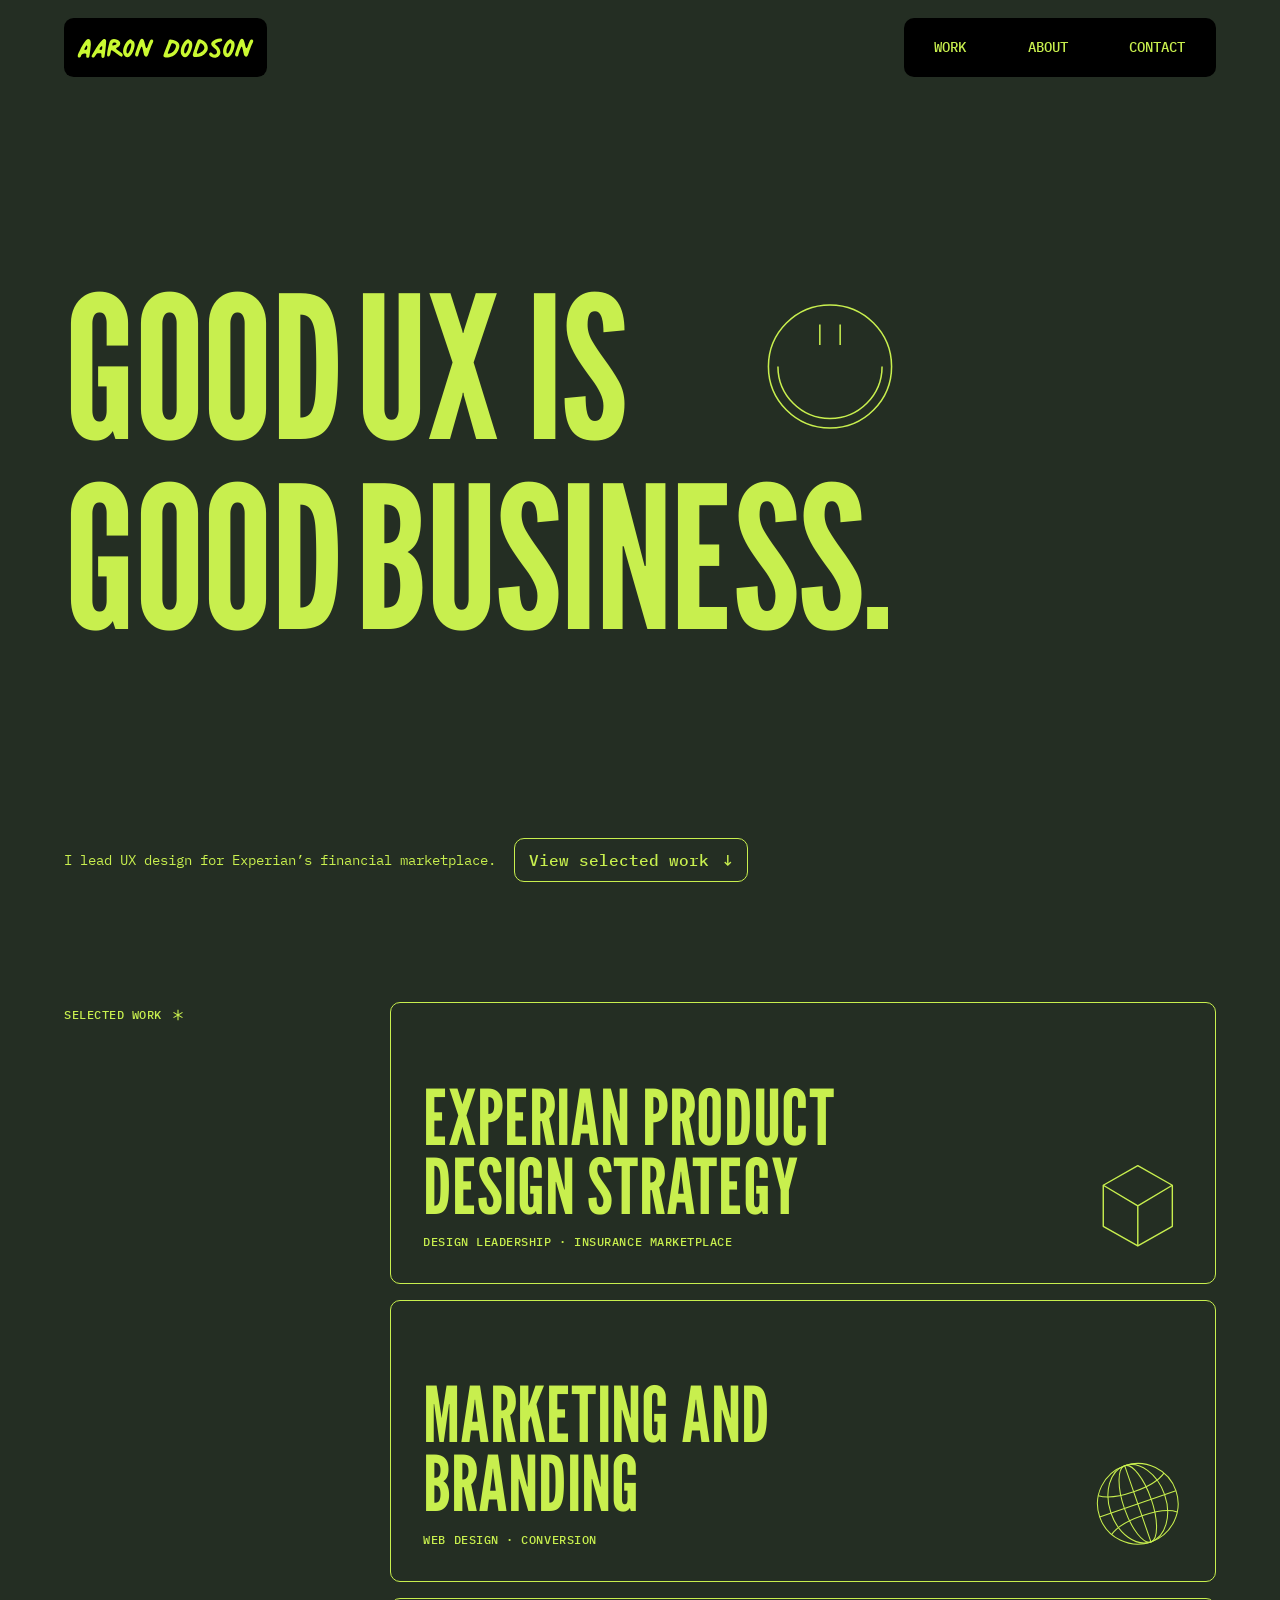
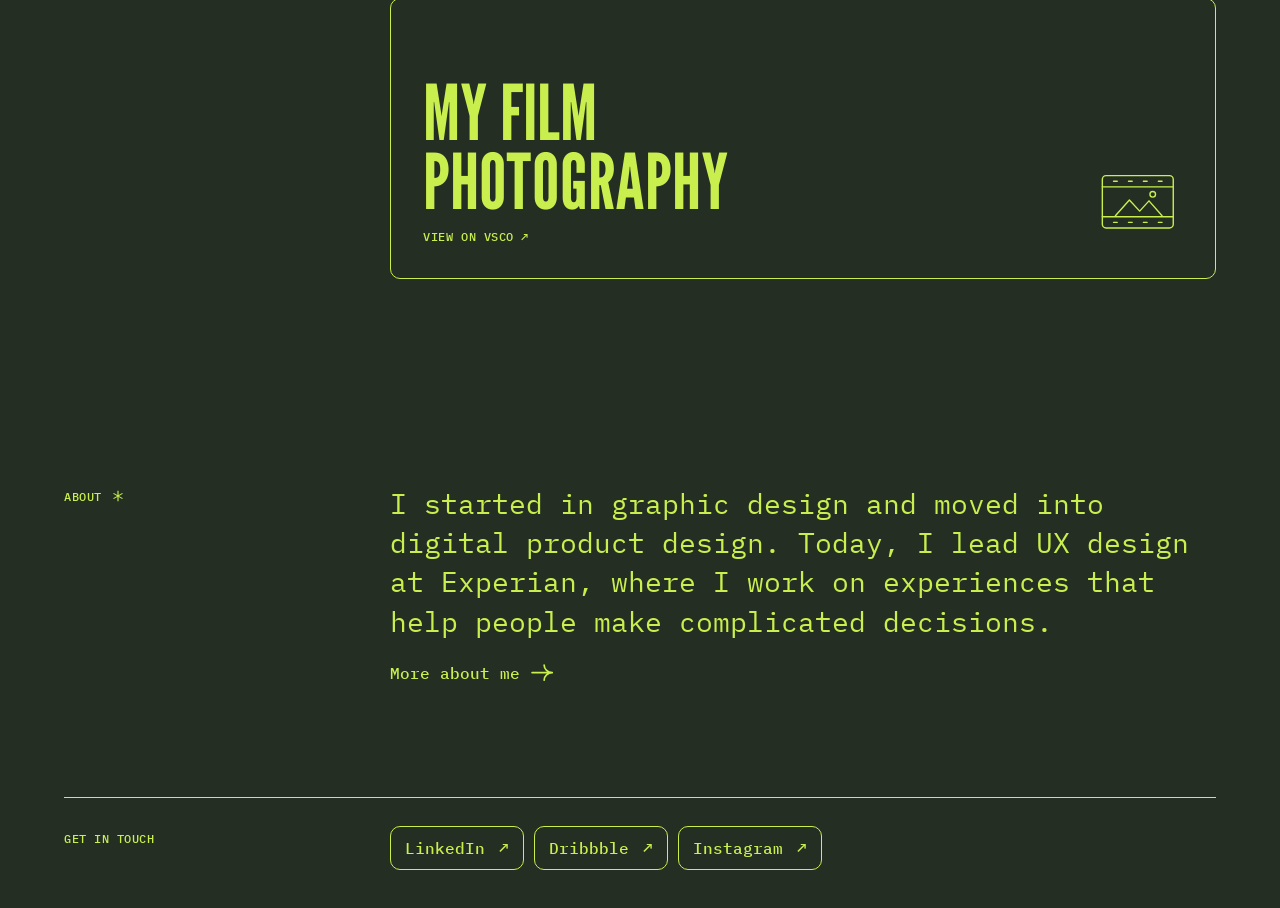
<file: index.html>
<!doctype html>
<html lang="en">
<head>
  <meta charset="utf-8">
  <meta name="viewport" content="width=device-width, initial-scale=1">
  <meta name="description" content="Aaron Dodson leads UX design for Experian’s financial marketplace. Explore selected work in product and web design.">
  <title>Aaron Dodson — Design Leadership</title>
  <meta property="og:type" content="website">
  <meta property="og:site_name" content="Aaron Dodson">
  <meta property="og:title" content="Aaron Dodson — Design Leadership">
  <meta property="og:description" content="Aaron Dodson leads UX design for Experian’s financial marketplace. Explore selected work in product and web design.">
  <meta property="og:url" content="https://aarondodson.com/">
  <meta property="og:image" content="https://aarondodson.com/images/aaron-portrait.jpg">
  <meta property="og:image:width" content="900">
  <meta property="og:image:height" content="1200">
  <meta property="og:image:alt" content="Black-and-white portrait of Aaron Dodson">
  <meta name="twitter:card" content="summary">
  <link rel="stylesheet" href="https://fonts.googleapis.com/css2?family=IBM+Plex+Mono:wght@400;500&amp;family=League+Gothic&amp;display=swap">
  <link rel="stylesheet" href="styles.css?v=interaction-polish">
</head>
<body id="top">
  <a class="skip-link" href="#main-content">Skip to content</a>
  <div class="page">
    <main>
      <div class="first-screen">
        <header class="site-header">
          <a class="site-logo" href="#top"><img src="ajd-logo.svg" width="628" height="182" alt="Aaron Dodson"></a>
          <nav class="site-nav" aria-label="Portfolio navigation">
            <a href="work.html">Work</a>
            <a href="about.html">About</a>
            <a href="contact.html">Contact</a>
          </nav>
        </header>
        <section class="hero" id="main-content" tabindex="-1" aria-labelledby="hero-headline">
          <h1 class="hero-headline" id="hero-headline" aria-label="Good UX is good business.">
            <span class="hero-line" aria-hidden="true"><span class="hero-line-text">Good <span class="hero-static">UX is</span></span></span>
            <span class="hero-line" aria-hidden="true"><span class="hero-line-text">good <span class="hero-static">busines</span></span><span class="hero-face-anchor"><span class="hero-line-text">s</span><svg class="hero-face" viewBox="0 0 100 100" fill="none" stroke="currentColor" stroke-width="1.2" aria-hidden="true" focusable="false">
                <circle cx="50" cy="50" r="48.5"/>
                <path d="M42 17v16m16-16v16"/>
                <path d="M9 50a41 41 0 0 0 82 0"/>
              </svg></span><span class="hero-line-text">.</span></span>
          </h1>
          <div class="hero-actions">
            <p class="hero-role">I lead UX design for Experian’s financial marketplace.</p>
            <a class="text-link" href="#work">View selected work <span aria-hidden="true">↓</span></a>
          </div>
        </section>
      </div>
      <section class="section-row" id="work" aria-labelledby="work-title">
        <h2 class="section-label" id="work-title">Selected work <svg class="label-accent" viewBox="0 0 16 16" fill="none" stroke="currentColor" stroke-width="1.5" aria-hidden="true" focusable="false"><path d="M8 1v14M2 4.5l12 7M2 11.5l12-7"/></svg></h2>
        <div class="projects">
          <a class="project project--illustrated" href="work.html#experian-insurance-hub">
            <h3>Experian Product Design Strategy</h3>
            <p class="project-meta">Design leadership · Insurance Marketplace</p>
            <svg class="project-icon" viewBox="0 0 96 96" fill="none" stroke="currentColor" stroke-width="1.5" stroke-linejoin="round" aria-hidden="true" focusable="false">
              <path d="m48 5 37 21v44L48 91 11 70V26L48 5Z"/>
              <path d="m11 26 37 22 37-22M48 48v43"/>
            </svg>
          </a>
          <a class="project project--illustrated" href="work.html#marketing-webflow">
            <h3>Marketing and Branding</h3>
            <p class="project-meta">Web design · Conversion</p>
            <svg class="project-icon" viewBox="0 0 240 240" fill="none" stroke="currentColor" stroke-width="2.8" aria-hidden="true" focusable="false">
              <g transform="rotate(-19 120 120)">
                <circle cx="120" cy="120" r="108"/>
                <ellipse cx="120" cy="120" rx="76" ry="108"/>
                <ellipse cx="120" cy="120" rx="38" ry="108"/>
                <path d="M120 12v216M12 120h216"/>
                <path d="M27 65c38 28 148 28 186 0M27 175c38-28 148-28 186 0"/>
              </g>
            </svg>
          </a>
          <a class="project project--illustrated" href="https://galleries.vsco.co/gallery/6afde7de075f6311b479cd93">
            <h3>My Film<br>Photography</h3>
            <p class="project-meta">View on VSCO <span aria-hidden="true">↗</span></p>
            <svg class="project-icon" viewBox="0 0 96 96" fill="none" stroke="currentColor" stroke-width="1.5" stroke-linecap="round" stroke-linejoin="round" aria-hidden="true" focusable="false">
              <rect x="10" y="20" width="76" height="56" rx="4"/>
              <path d="M10 32h76M10 64h76M22 26h4m12 0h4m12 0h4m12 0h4M22 70h4m12 0h4m12 0h4m12 0h4M24 63l15-17 11 12 10-11 14 16"/>
              <circle cx="64" cy="40" r="3"/>
            </svg>
          </a>
        </div>
      </section>
      <section class="section-row" id="about" aria-labelledby="about-title">
        <h2 class="section-label" id="about-title">About <svg class="label-accent" viewBox="0 0 16 16" fill="none" stroke="currentColor" stroke-width="1.5" aria-hidden="true" focusable="false"><path d="M8 1v14M2 4.5l12 7M2 11.5l12-7"/></svg></h2>
        <div class="about-summary">
          <p class="about-copy">I started in graphic design and moved into digital product design. Today, I lead UX design at Experian, where I work on experiences that help people make complicated decisions.</p>
          <a class="text-button" href="about.html">
            More about me
            <svg viewBox="0 0 104 80" fill="none" stroke="currentColor" stroke-width="8" stroke-linecap="round" stroke-linejoin="round" aria-hidden="true" focusable="false">
              <path d="M5 40h94M61 5c0 19 17 35 38 35-21 0-38 16-38 35"/>
            </svg>
          </a>
        </div>
      </section>
    </main>
    <footer class="section-row site-footer" id="contact">
      <h2 class="section-label">Get in touch</h2>
      <div class="footer-links">
        <a class="text-link" href="https://www.linkedin.com/in/aaronjdodson/" target="_blank" rel="noopener noreferrer">LinkedIn <span aria-hidden="true">↗</span></a>
        <a class="text-link" href="https://dribbble.com/aarondodson" target="_blank" rel="noopener noreferrer">Dribbble <span aria-hidden="true">↗</span></a>
        <a class="text-link" href="https://www.instagram.com/aarondodson/" target="_blank" rel="noopener noreferrer">Instagram <span aria-hidden="true">↗</span></a>
      </div>
    </footer>
  </div>
</body>
</html>
</file>
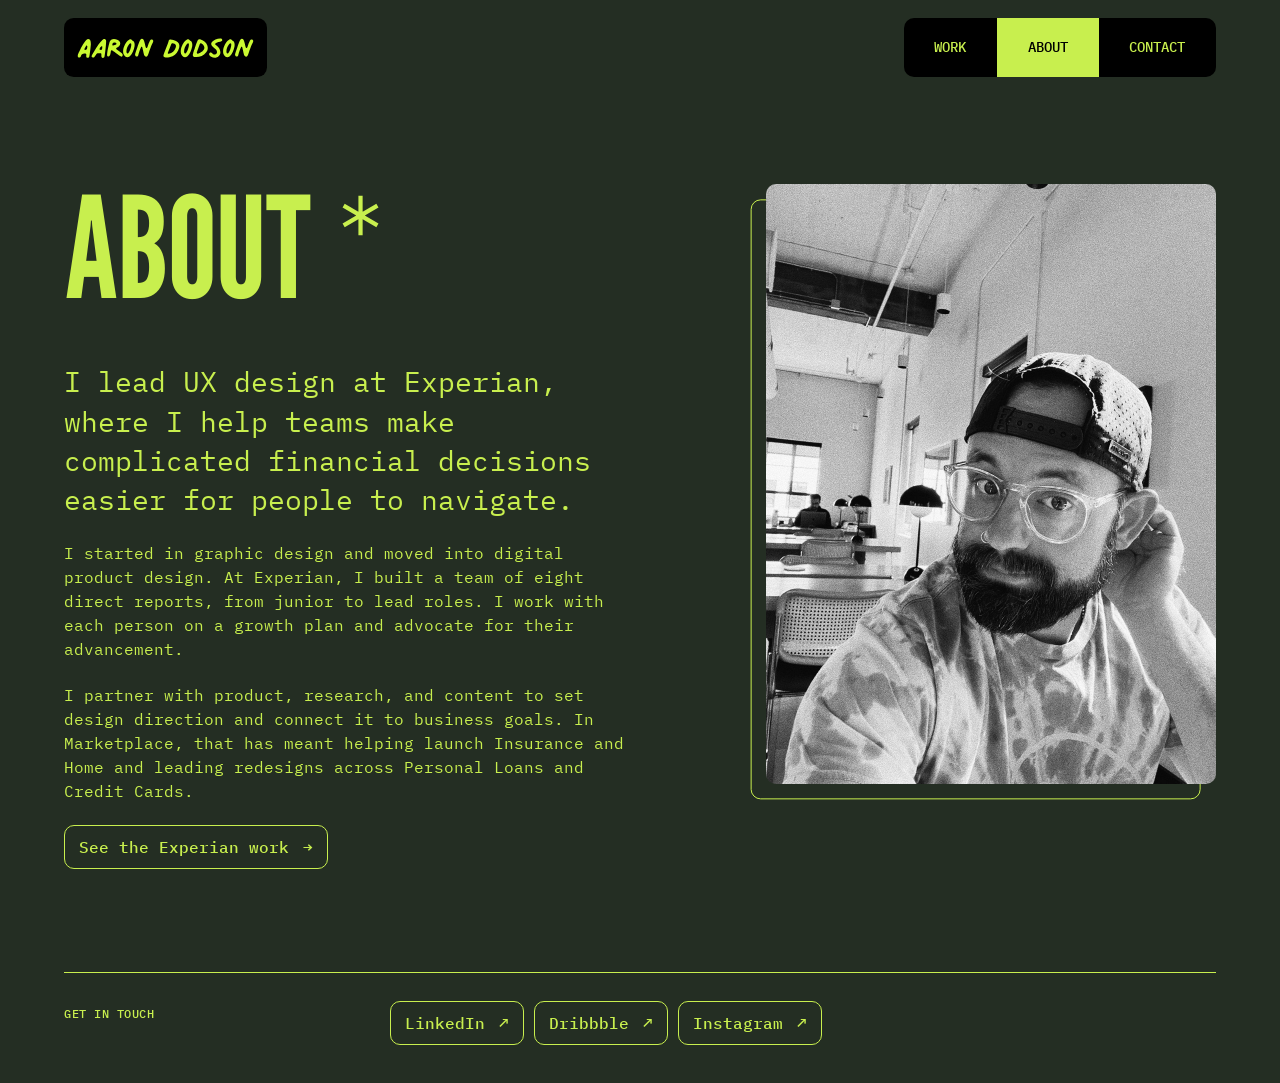
<file: about.html>
<!doctype html>
<html lang="en">
<head>
  <meta charset="utf-8">
  <meta name="viewport" content="width=device-width, initial-scale=1">
  <meta name="description" content="Meet Aaron Dodson, UX Design Manager at Experian.">
  <title>About — Aaron Dodson</title>
  <meta property="og:type" content="website">
  <meta property="og:site_name" content="Aaron Dodson">
  <meta property="og:title" content="About — Aaron Dodson">
  <meta property="og:description" content="Meet Aaron Dodson, UX Design Manager at Experian.">
  <meta property="og:url" content="https://aarondodson.com/about.html">
  <meta property="og:image" content="https://aarondodson.com/images/aaron-portrait.jpg">
  <meta property="og:image:width" content="900">
  <meta property="og:image:height" content="1200">
  <meta property="og:image:alt" content="Black-and-white portrait of Aaron Dodson">
  <meta name="twitter:card" content="summary">
  <link rel="stylesheet" href="https://fonts.googleapis.com/css2?family=IBM+Plex+Mono:wght@400;500&amp;family=League+Gothic&amp;display=swap">
  <link rel="stylesheet" href="styles.css?v=interaction-polish">
</head>
<body>
  <a class="skip-link" href="#main-content">Skip to content</a>
  <div class="page">
    <header class="site-header">
      <a class="site-logo" href="index.html"><img src="ajd-logo.svg" width="628" height="182" alt="Aaron Dodson"></a>
      <nav class="site-nav" aria-label="Portfolio navigation">
        <a href="work.html">Work</a>
        <a href="about.html" aria-current="page">About</a>
        <a href="contact.html">Contact</a>
      </nav>
    </header>
    <main id="main-content" tabindex="-1" class="interior-main about-main">
      <h1 class="page-title">About <svg class="label-accent" viewBox="0 0 16 16" fill="none" stroke="currentColor" stroke-width="1.5" aria-hidden="true" focusable="false"><path d="M8 1v14M2 4.5l12 7M2 11.5l12-7"/></svg></h1>
      <div class="about-portrait">
        <img src="images/aaron-portrait.jpg" width="900" height="1200" alt="Black-and-white portrait of Aaron Dodson wearing glasses and a backwards cap.">
      </div>
      <div class="about-detail">
        <p class="about-copy">I lead UX design at Experian, where I help teams make complicated financial decisions easier for people to navigate.</p>
        <p>I started in graphic design and moved into digital product design. At Experian, I built a team of eight direct reports, from junior to lead roles. I work with each person on a growth plan and advocate for their advancement.</p>
        <p>I partner with product, research, and content to set design direction and connect it to business goals. In Marketplace, that has meant helping launch Insurance and Home and leading redesigns across Personal Loans and Credit Cards.</p>
        <a class="text-link" href="work.html#experian-insurance-hub">See the Experian work <span aria-hidden="true">→</span></a>
      </div>
    </main>
    <footer class="section-row site-footer" id="contact">
      <h2 class="section-label">Get in touch</h2>
      <div class="footer-links">
        <a class="text-link" href="https://www.linkedin.com/in/aaronjdodson/" target="_blank" rel="noopener noreferrer">LinkedIn <span aria-hidden="true">↗</span></a>
        <a class="text-link" href="https://dribbble.com/aarondodson" target="_blank" rel="noopener noreferrer">Dribbble <span aria-hidden="true">↗</span></a>
        <a class="text-link" href="https://www.instagram.com/aarondodson/" target="_blank" rel="noopener noreferrer">Instagram <span aria-hidden="true">↗</span></a>
      </div>
    </footer>
  </div>
</body>
</html>
</file>
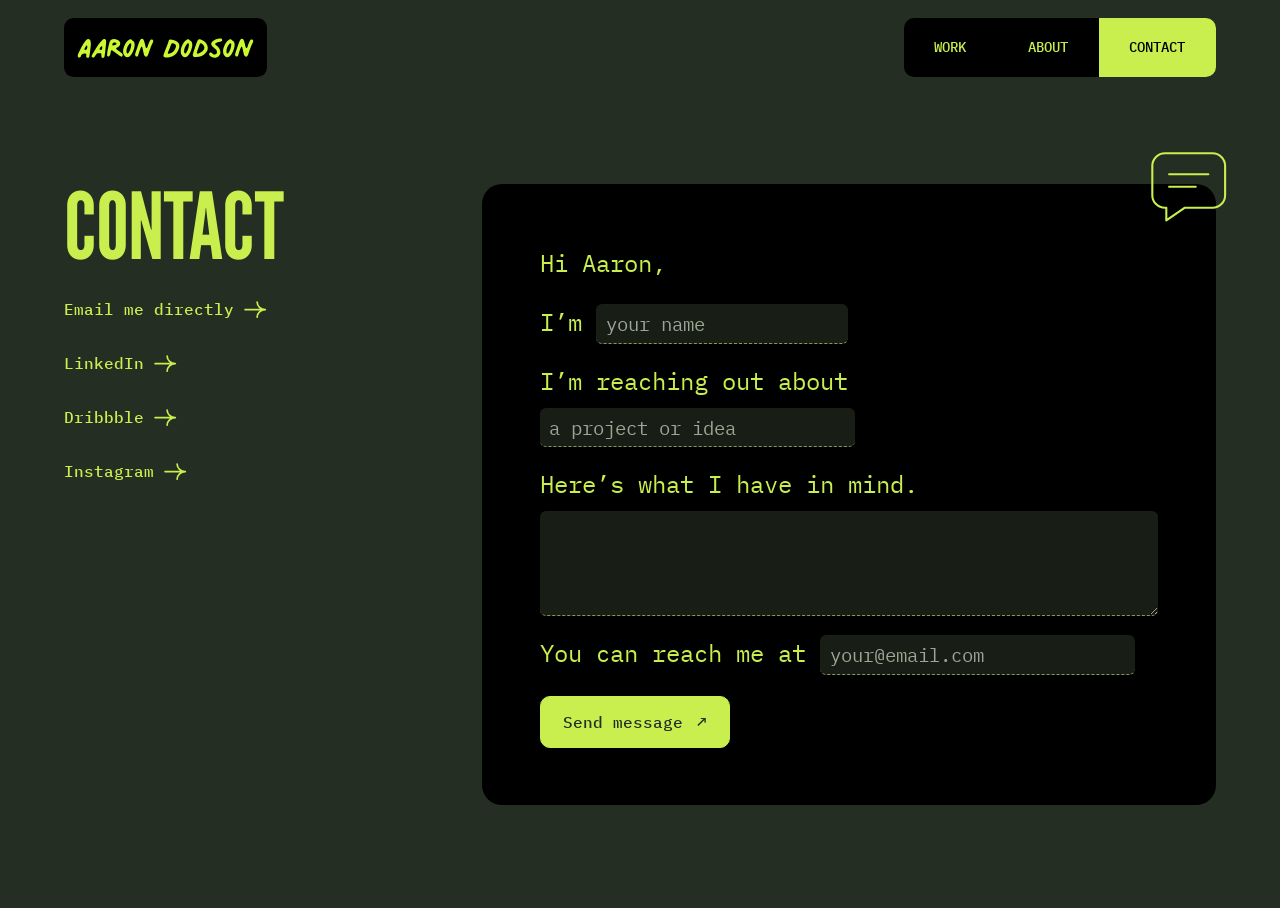
<file: contact.html>
<!doctype html>
<html lang="en">
<head>
  <meta charset="utf-8">
  <meta name="viewport" content="width=device-width, initial-scale=1">
  <meta name="description" content="Get in touch with Aaron Dodson about design work, roles, and collaborations.">
  <title>Contact — Aaron Dodson</title>
  <meta property="og:type" content="website">
  <meta property="og:site_name" content="Aaron Dodson">
  <meta property="og:title" content="Contact — Aaron Dodson">
  <meta property="og:description" content="Get in touch with Aaron Dodson about design work, roles, and collaborations.">
  <meta property="og:url" content="https://aarondodson.com/contact.html">
  <meta property="og:image" content="https://aarondodson.com/images/aaron-portrait.jpg">
  <meta property="og:image:width" content="900">
  <meta property="og:image:height" content="1200">
  <meta property="og:image:alt" content="Black-and-white portrait of Aaron Dodson">
  <meta name="twitter:card" content="summary">
  <link rel="stylesheet" href="https://fonts.googleapis.com/css2?family=IBM+Plex+Mono:wght@400;500&amp;family=League+Gothic&amp;display=swap">
  <link rel="stylesheet" href="styles.css?v=contact-confirmation">
</head>
<body>
  <a class="skip-link" href="#main-content">Skip to content</a>
  <div class="page">
    <header class="site-header">
      <a class="site-logo" href="index.html"><img src="ajd-logo.svg" width="628" height="182" alt="Aaron Dodson"></a>
      <nav class="site-nav" aria-label="Portfolio navigation">
        <a href="work.html">Work</a>
        <a href="about.html">About</a>
        <a href="contact.html" aria-current="page">Contact</a>
      </nav>
    </header>
    <main id="main-content" tabindex="-1" class="interior-main contact-layout" aria-labelledby="contact-title">
      <div class="contact-info" id="contact">
        <h1 class="page-title" id="contact-title">Contact</h1>
        <nav class="contact-links" aria-label="Contact links">
          <a class="text-button" href="mailto:aaron@aarondodson.com">
            Email me directly
            <svg viewBox="0 0 104 80" fill="none" stroke="currentColor" stroke-width="8" stroke-linecap="round" stroke-linejoin="round" aria-hidden="true" focusable="false">
                <path d="M5 40h94M61 5c0 19 17 35 38 35-21 0-38 16-38 35"/>
              </svg>
          </a>
          <a class="text-button" href="https://www.linkedin.com/in/aaronjdodson/" target="_blank" rel="noopener noreferrer">
            LinkedIn
            <svg viewBox="0 0 104 80" fill="none" stroke="currentColor" stroke-width="8" stroke-linecap="round" stroke-linejoin="round" aria-hidden="true" focusable="false">
                <path d="M5 40h94M61 5c0 19 17 35 38 35-21 0-38 16-38 35"/>
              </svg>
          </a>
          <a class="text-button" href="https://dribbble.com/aarondodson" target="_blank" rel="noopener noreferrer">
            Dribbble
            <svg viewBox="0 0 104 80" fill="none" stroke="currentColor" stroke-width="8" stroke-linecap="round" stroke-linejoin="round" aria-hidden="true" focusable="false">
                <path d="M5 40h94M61 5c0 19 17 35 38 35-21 0-38 16-38 35"/>
              </svg>
          </a>
          <a class="text-button" href="https://www.instagram.com/aarondodson/" target="_blank" rel="noopener noreferrer">
            Instagram
            <svg viewBox="0 0 104 80" fill="none" stroke="currentColor" stroke-width="8" stroke-linecap="round" stroke-linejoin="round" aria-hidden="true" focusable="false">
                <path d="M5 40h94M61 5c0 19 17 35 38 35-21 0-38 16-38 35"/>
              </svg>
          </a>
        </nav>
      </div>
      <div class="contact-panel">
        <svg class="contact-chat-icon" viewBox="0 0 64 64" fill="none" stroke="currentColor" stroke-width="1.5" stroke-linecap="round" stroke-linejoin="round" aria-hidden="true" focusable="false">
          <path d="M15 10h34a9 9 0 0 1 9 9v21a9 9 0 0 1-9 9H29L16 58v-9h-1a9 9 0 0 1-9-9V19a9 9 0 0 1 9-9Z"/>
          <path class="contact-chat-lines" d="M18 25h28M18 34h19"/>
          <path class="contact-chat-check" pathLength="1" d="m19 29 8 8 17-17"/>
        </svg>
        <form class="contact-form" action="https://formsubmit.co/aaron@aarondodson.com" method="post">
          <input type="hidden" name="_subject" value="New portfolio contact">
          <div class="contact-letter">
            <p>Hi Aaron,</p>
            <p class="contact-line"><label for="contact-name">I’m</label> <input id="contact-name" name="name" aria-label="Your name" autocomplete="name" placeholder="your name" maxlength="100" required></p>
            <p class="contact-line"><label for="contact-topic">I’m reaching out about</label> <input id="contact-topic" name="topic" placeholder="a project or idea" maxlength="150" required></p>
            <div class="contact-details">
              <label for="contact-message">Here’s what I have in mind.</label>
              <textarea id="contact-message" name="message" rows="3" maxlength="1200" required></textarea>
            </div>
            <p class="contact-line"><label for="contact-email">You can reach me at</label> <input id="contact-email" name="email" type="email" autocomplete="email" placeholder="your@email.com" maxlength="254" required></p>
          </div>
          <div class="contact-actions">
            <button class="text-link" type="submit">Send message <span aria-hidden="true">↗</span></button>
          </div>
        </form>
        <div class="contact-confirmation" hidden>
          <h2 tabindex="-1">Message sent.</h2>
          <p>Thanks for reaching out.</p>
        </div>
      </div>
    </main>
  </div>
  <script>
    const form = document.querySelector('.contact-form');
    const requiredFields = form.querySelectorAll('[required]');
    const returnKey = 'portfolio-contact-return';
    const currentUrl = new URL(window.location.href);
    const sentToken = currentUrl.searchParams.get('sent');

    if (sentToken) {
      currentUrl.searchParams.delete('sent');
      window.history.replaceState(null, '', currentUrl);

      let confirmed = false;
      try {
        confirmed = sessionStorage.getItem(returnKey) === sentToken;
        if (confirmed) sessionStorage.removeItem(returnKey);
      } catch {
        // The provider's confirmation remains available when storage is blocked.
      }

      if (confirmed) {
        const confirmation = document.querySelector('.contact-confirmation');
        form.hidden = true;
        confirmation.hidden = false;
        form.parentElement.classList.add('is-sent');
        confirmation.querySelector('h2').focus();
      }
    }

    for (const field of requiredFields) {
      field.addEventListener('input', () => field.setCustomValidity(''));
    }

    form.addEventListener('submit', (event) => {
      for (const field of requiredFields) {
        field.setCustomValidity(field.value.trim() ? '' : 'Please fill in this blank.');
      }

      if (!form.reportValidity()) {
        event.preventDefault();
        return;
      }

      try {
        const token = crypto.randomUUID();
        sessionStorage.setItem(returnKey, token);
        const returnUrl = new URL(currentUrl.pathname, currentUrl.origin);
        returnUrl.searchParams.set('sent', token);
        let next = form.elements.namedItem('_next');
        if (!next) {
          next = document.createElement('input');
          next.type = 'hidden';
          next.name = '_next';
          form.append(next);
        }
        next.value = returnUrl.href;
      } catch {
        // FormSubmit shows its own confirmation when a custom return is unavailable.
      }
    });
  </script>
</body>
</html>
</file>
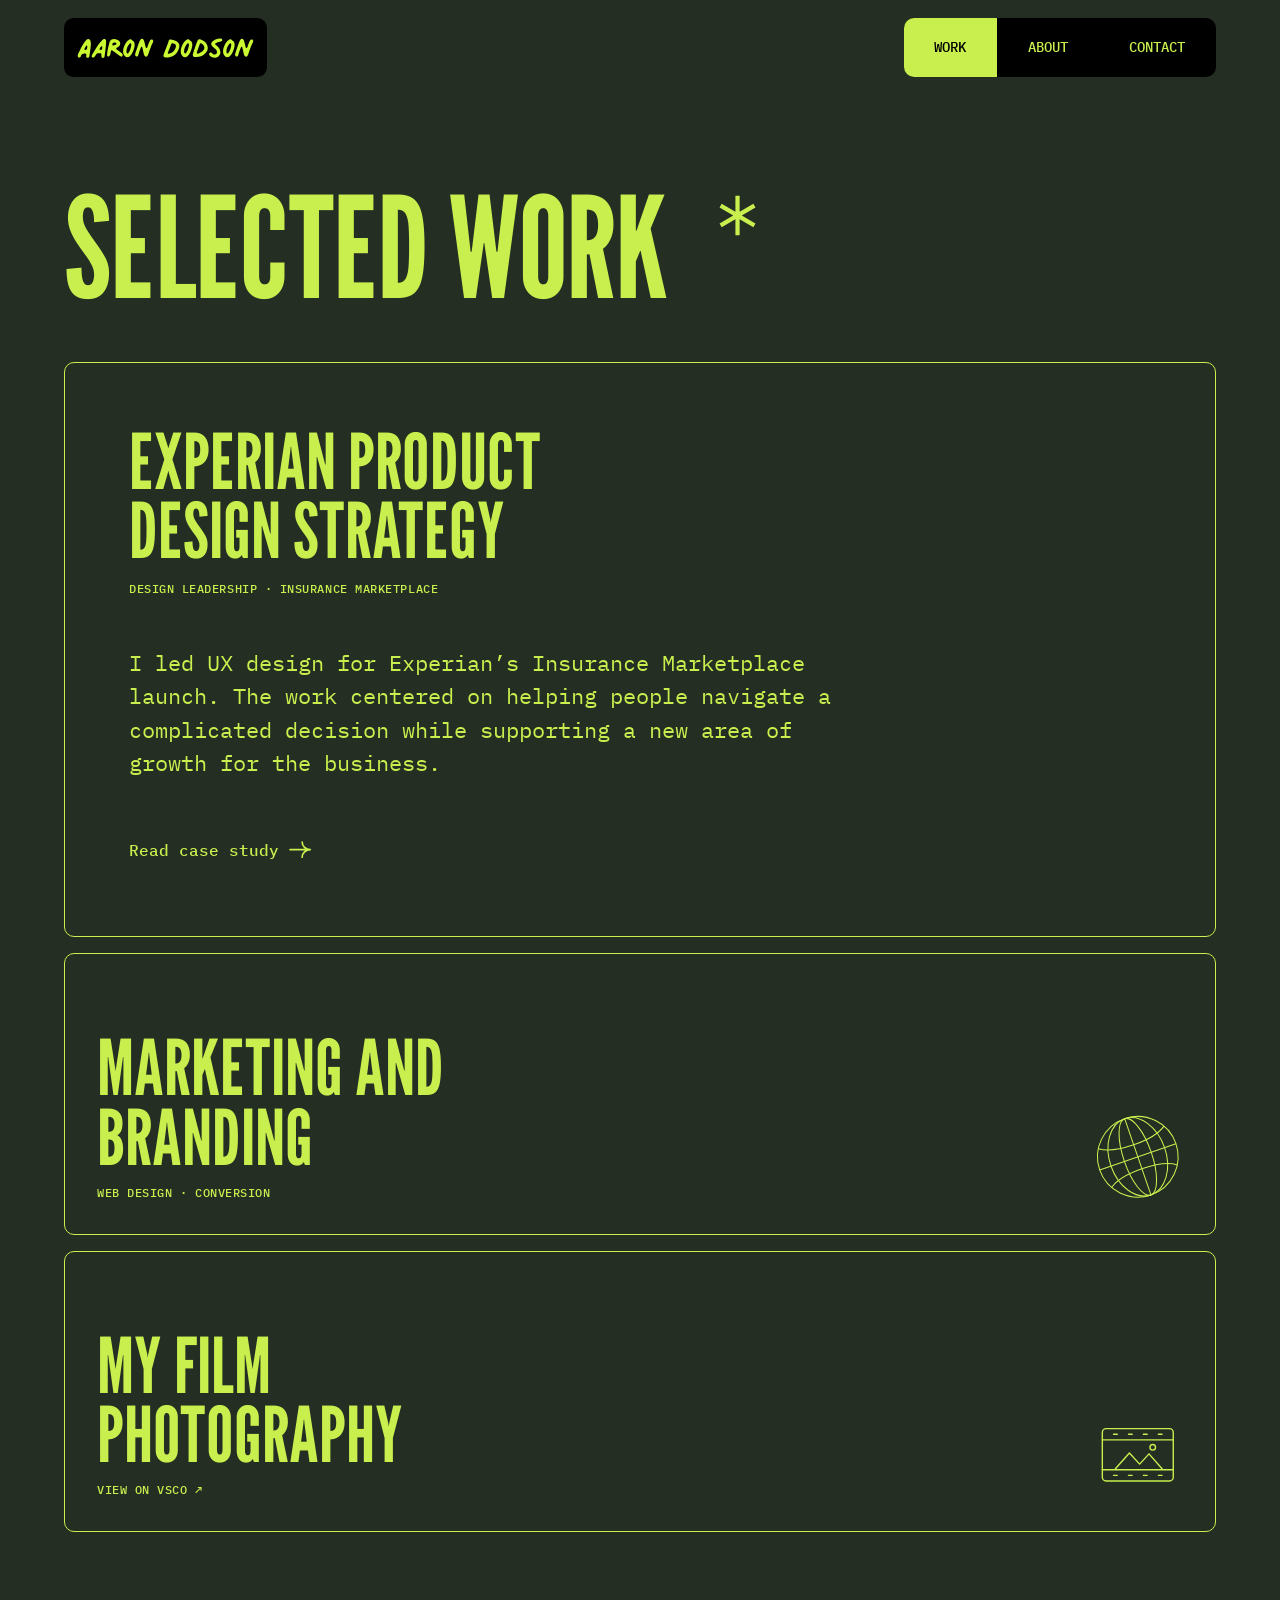
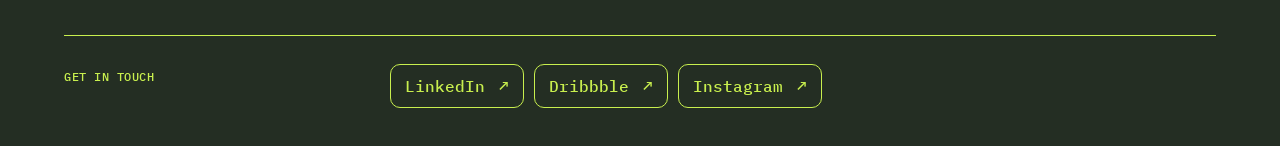
<file: work.html>
<!doctype html>
<html lang="en">
<head>
  <meta charset="utf-8">
  <meta name="viewport" content="width=device-width, initial-scale=1">
  <meta name="description" content="Explore Aaron Dodson’s work in product design, marketing and branding, and film photography.">
  <title>Selected Work — Aaron Dodson</title>
  <meta property="og:type" content="website">
  <meta property="og:site_name" content="Aaron Dodson">
  <meta property="og:title" content="Selected Work — Aaron Dodson">
  <meta property="og:description" content="Explore Aaron Dodson’s work in product design, marketing and branding, and film photography.">
  <meta property="og:url" content="https://aarondodson.com/work.html">
  <meta property="og:image" content="https://aarondodson.com/images/aaron-portrait.jpg">
  <meta property="og:image:width" content="900">
  <meta property="og:image:height" content="1200">
  <meta property="og:image:alt" content="Black-and-white portrait of Aaron Dodson">
  <meta name="twitter:card" content="summary">
  <link rel="stylesheet" href="https://fonts.googleapis.com/css2?family=IBM+Plex+Mono:wght@400;500&amp;family=League+Gothic&amp;display=swap">
  <link rel="stylesheet" href="styles.css?v=interaction-polish">
</head>
<body>
  <a class="skip-link" href="#main-content">Skip to content</a>
  <div class="page">
    <header class="site-header">
      <a class="site-logo" href="index.html"><img src="ajd-logo.svg" width="628" height="182" alt="Aaron Dodson"></a>
      <nav class="site-nav" aria-label="Portfolio navigation">
        <a href="work.html" aria-current="page">Work</a>
        <a href="about.html">About</a>
        <a href="contact.html">Contact</a>
      </nav>
    </header>
    <main id="main-content" tabindex="-1" class="interior-main">
      <h1 class="page-title">Selected work <svg class="label-accent" viewBox="0 0 16 16" fill="none" stroke="currentColor" stroke-width="1.5" aria-hidden="true" focusable="false"><path d="M8 1v14M2 4.5l12 7M2 11.5l12-7"/></svg></h1>
      <div class="projects">
        <article class="project case-study" id="experian-insurance-hub">
          <header class="case-study-header">
            <h2>Experian Product Design Strategy</h2>
            <p class="project-meta">Design leadership · Insurance Marketplace</p>
          </header>
          <p class="case-intro">I led UX design for Experian’s Insurance Marketplace launch. The work centered on helping people navigate a complicated decision while supporting a new area of growth for the business.</p>
          <a class="text-button case-open" href="work/experian.html">Read case study
            <svg viewBox="0 0 104 80" fill="none" stroke="currentColor" stroke-width="8" stroke-linecap="round" stroke-linejoin="round" aria-hidden="true" focusable="false">
              <path d="M5 40h94M61 5c0 19 17 35 38 35-21 0-38 16-38 35"/>
            </svg>
          </a>
        </article>
        <article class="project project--illustrated" id="marketing-webflow">
          <h2>Marketing and Branding</h2>
          <p class="project-meta">Web design · Conversion</p>
          <svg class="project-icon" viewBox="0 0 240 240" fill="none" stroke="currentColor" stroke-width="2.8" aria-hidden="true" focusable="false">
            <g transform="rotate(-19 120 120)">
              <circle cx="120" cy="120" r="108"/>
              <ellipse cx="120" cy="120" rx="76" ry="108"/>
              <ellipse cx="120" cy="120" rx="38" ry="108"/>
              <path d="M120 12v216M12 120h216"/>
              <path d="M27 65c38 28 148 28 186 0M27 175c38-28 148-28 186 0"/>
            </g>
          </svg>
        </article>
        <a class="project project--illustrated" id="film-photography" href="https://galleries.vsco.co/gallery/6afde7de075f6311b479cd93">
          <h2>My Film<br>Photography</h2>
          <p class="project-meta">View on VSCO <span aria-hidden="true">↗</span></p>
          <svg class="project-icon" viewBox="0 0 96 96" fill="none" stroke="currentColor" stroke-width="1.5" stroke-linecap="round" stroke-linejoin="round" aria-hidden="true" focusable="false">
            <rect x="10" y="20" width="76" height="56" rx="4"/>
            <path d="M10 32h76M10 64h76M22 26h4m12 0h4m12 0h4m12 0h4M22 70h4m12 0h4m12 0h4m12 0h4M24 63l15-17 11 12 10-11 14 16"/>
            <circle cx="64" cy="40" r="3"/>
          </svg>
        </a>
      </div>
    </main>
    <footer class="section-row site-footer" id="contact">
      <h2 class="section-label">Get in touch</h2>
      <div class="footer-links">
        <a class="text-link" href="https://www.linkedin.com/in/aaronjdodson/" target="_blank" rel="noopener noreferrer">LinkedIn <span aria-hidden="true">↗</span></a>
        <a class="text-link" href="https://dribbble.com/aarondodson" target="_blank" rel="noopener noreferrer">Dribbble <span aria-hidden="true">↗</span></a>
        <a class="text-link" href="https://www.instagram.com/aarondodson/" target="_blank" rel="noopener noreferrer">Instagram <span aria-hidden="true">↗</span></a>
      </div>
    </footer>
  </div>
</body>
</html>
</file>
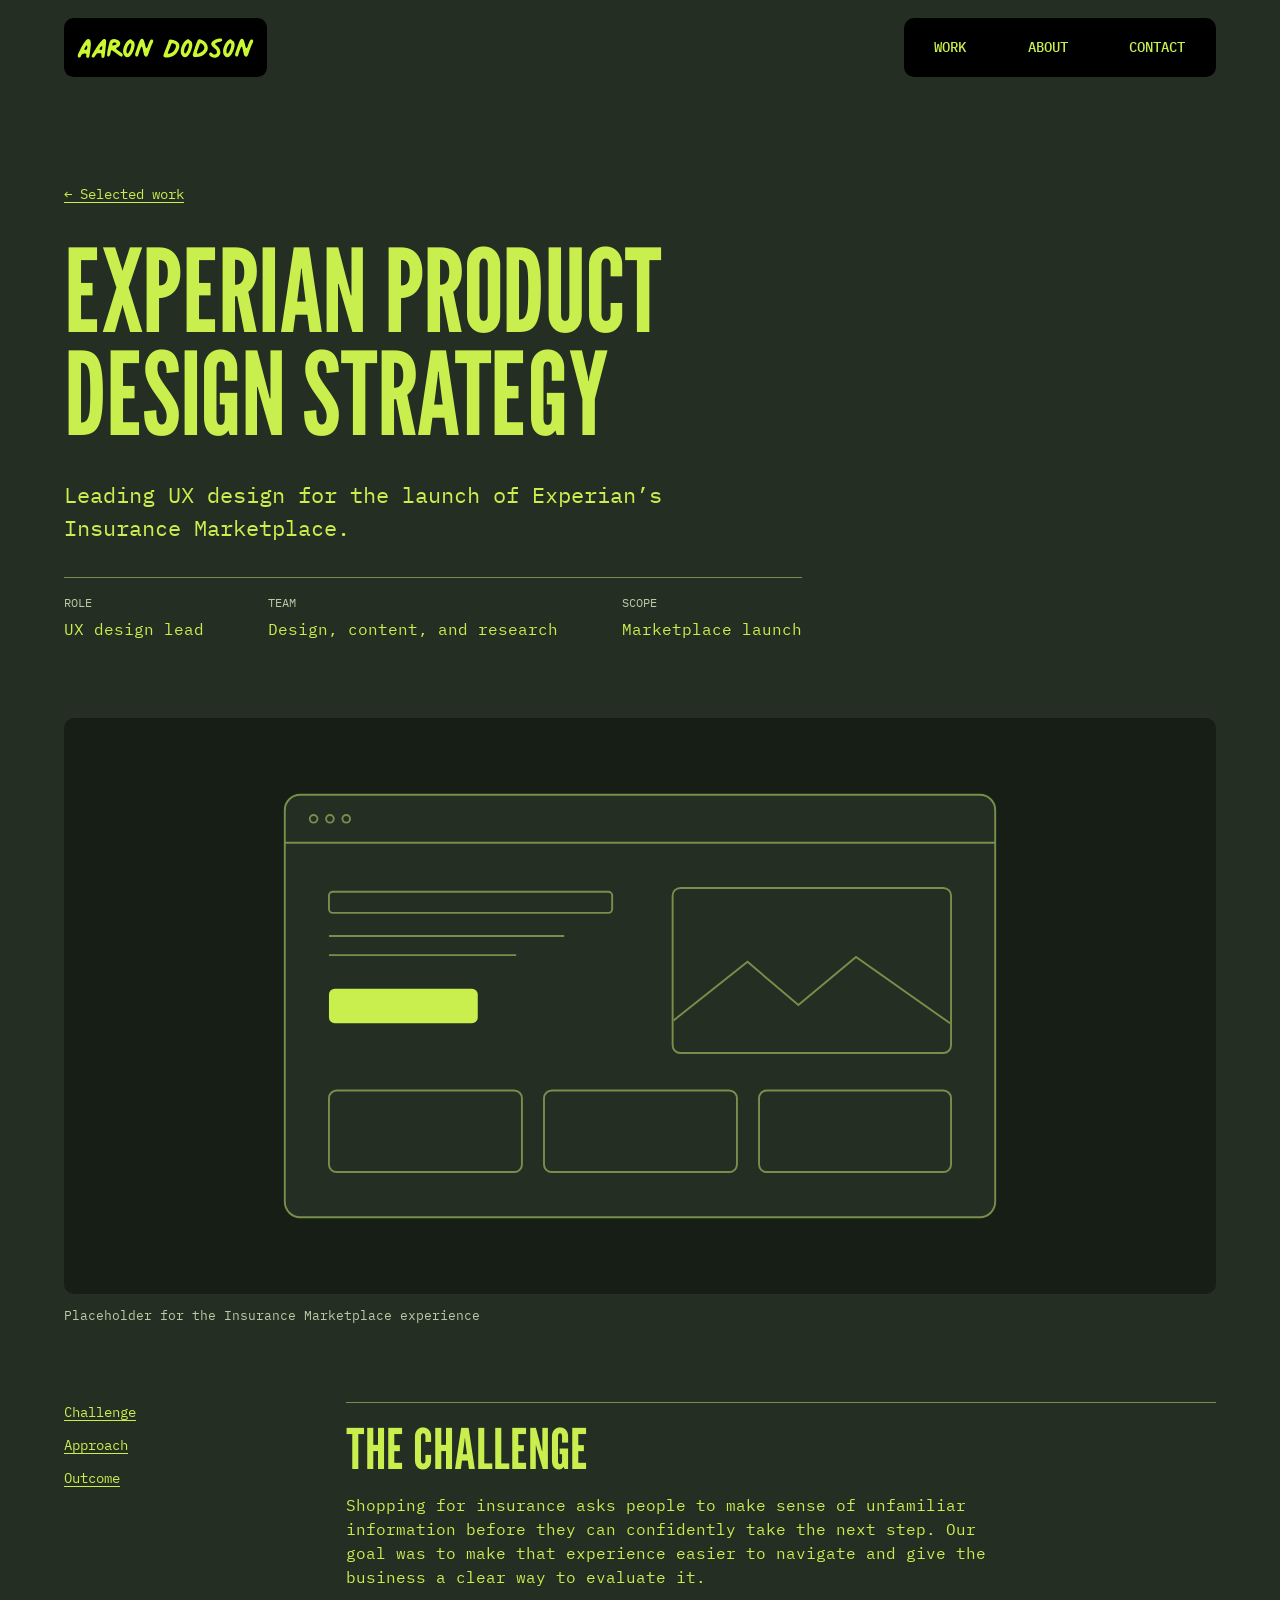
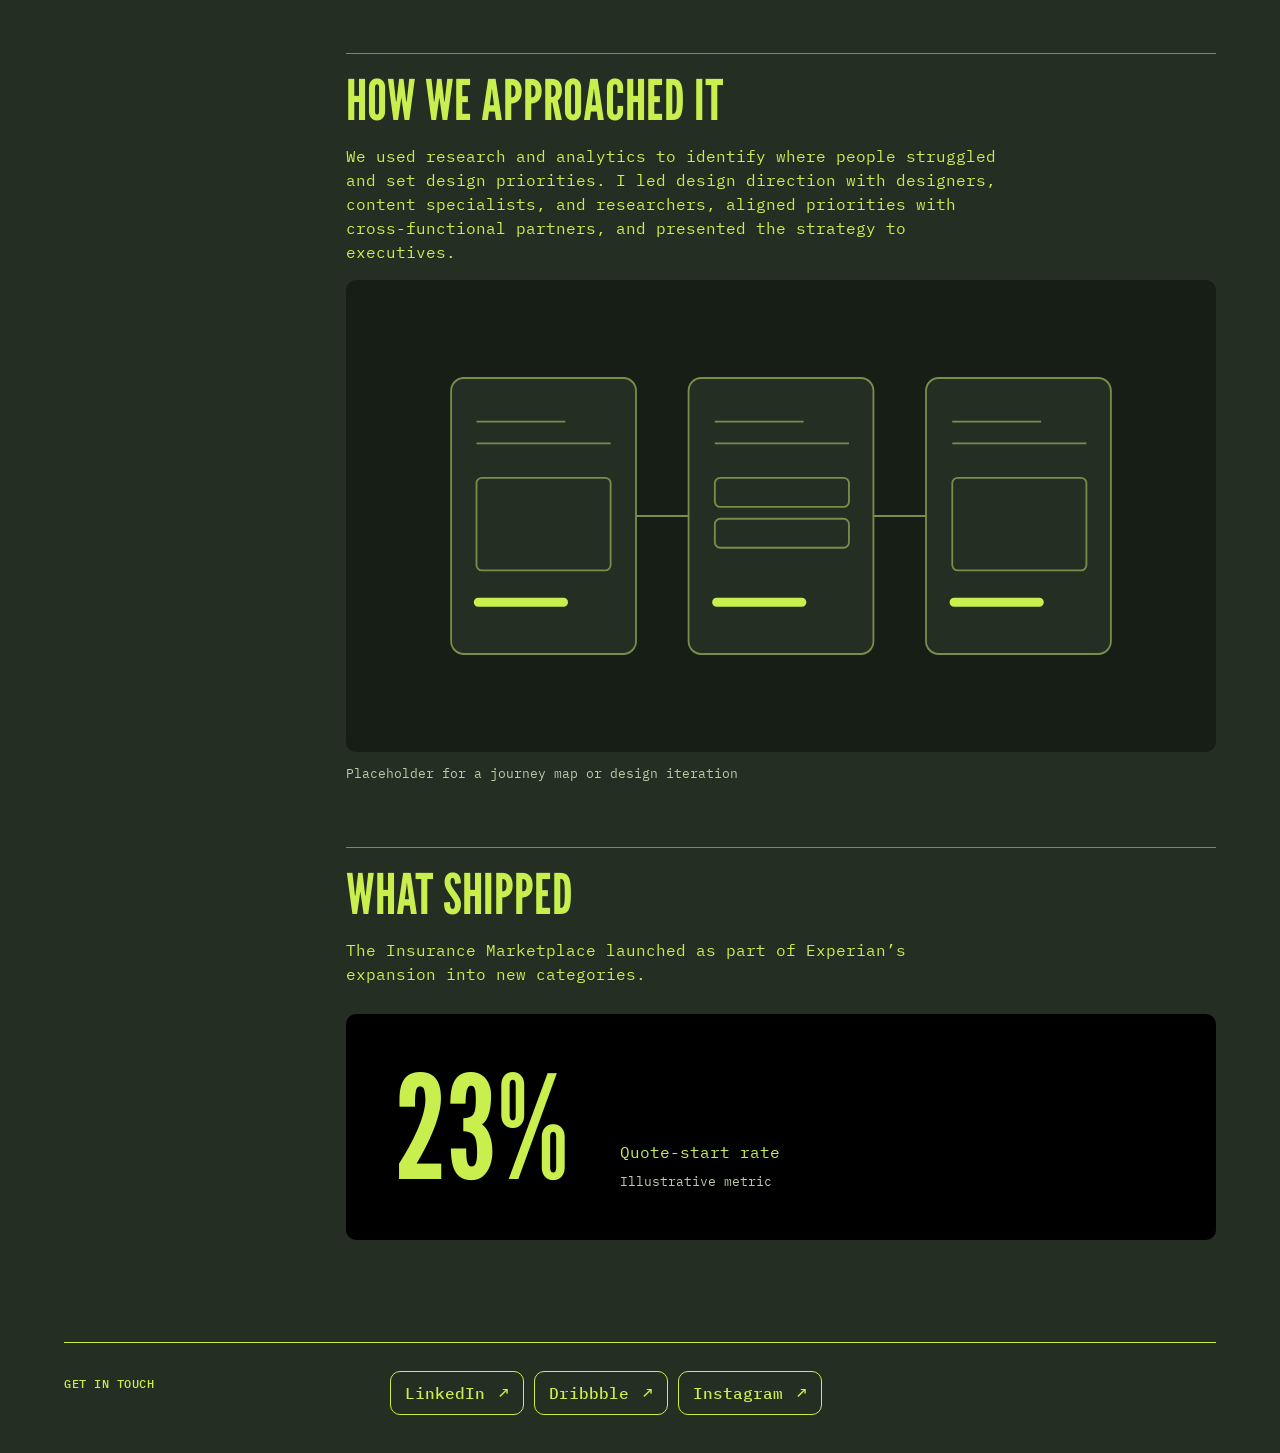
<file: work/experian.html>
<!doctype html>
<html lang="en">
<head>
  <meta charset="utf-8">
  <meta name="viewport" content="width=device-width, initial-scale=1">
  <meta name="description" content="How Aaron Dodson led UX design for Experian’s Insurance Marketplace launch.">
  <title>Experian Product Design Strategy — Aaron Dodson</title>
  <meta property="og:type" content="website">
  <meta property="og:site_name" content="Aaron Dodson">
  <meta property="og:title" content="Experian Product Design Strategy — Aaron Dodson">
  <meta property="og:description" content="How Aaron Dodson led UX design for Experian’s Insurance Marketplace launch.">
  <meta property="og:url" content="https://aarondodson.com/work/experian.html">
  <meta property="og:image" content="https://aarondodson.com/images/aaron-portrait.jpg">
  <meta property="og:image:width" content="900">
  <meta property="og:image:height" content="1200">
  <meta property="og:image:alt" content="Black-and-white portrait of Aaron Dodson">
  <meta name="twitter:card" content="summary">
  <link rel="stylesheet" href="https://fonts.googleapis.com/css2?family=IBM+Plex+Mono:wght@400;500&amp;family=League+Gothic&amp;display=swap">
  <link rel="stylesheet" href="../styles.css?v=case-study-metric">
</head>
<body>
  <a class="skip-link" href="#main-content">Skip to content</a>
  <div class="page">
    <header class="site-header">
      <a class="site-logo" href="../index.html"><img src="../ajd-logo.svg" width="628" height="182" alt="Aaron Dodson"></a>
      <nav class="site-nav" aria-label="Portfolio navigation">
        <a href="../work.html">Work</a>
        <a href="../about.html">About</a>
        <a href="../contact.html">Contact</a>
      </nav>
    </header>
    <main id="main-content" tabindex="-1" class="interior-main case-page">
      <header class="case-detail-header">
        <a class="case-back" href="../work.html#experian-insurance-hub"><span aria-hidden="true">←</span> Selected work</a>
        <h1 class="page-title">Experian Product<br>Design Strategy</h1>
        <p class="case-detail-summary">Leading UX design for the launch of Experian’s Insurance Marketplace.</p>
        <dl class="case-facts">
          <div><dt>Role</dt><dd>UX design lead</dd></div>
          <div><dt>Team</dt><dd>Design, content, and research</dd></div>
          <div><dt>Scope</dt><dd>Marketplace launch</dd></div>
        </dl>
      </header>
      <figure class="case-media">
        <img src="../images/case-placeholder-overview.svg" width="1200" height="600" alt="">
        <figcaption>Placeholder for the Insurance Marketplace experience</figcaption>
      </figure>
      <div class="case-narrative">
        <nav class="case-jumps" aria-label="Case study sections">
          <a href="#challenge">Challenge</a>
          <a href="#approach">Approach</a>
          <a href="#outcome">Outcome</a>
        </nav>
        <div class="case-story">
          <section id="challenge">
            <h2>The challenge</h2>
            <p>Shopping for insurance asks people to make sense of unfamiliar information before they can confidently take the next step. Our goal was to make that experience easier to navigate and give the business a clear way to evaluate it.</p>
          </section>
          <section id="approach">
            <h2>How we approached it</h2>
            <p>We used research and analytics to identify where people struggled and set design priorities. I led design direction with designers, content specialists, and researchers, aligned priorities with cross-functional partners, and presented the strategy to executives.</p>
            <figure class="case-media">
              <img src="../images/case-placeholder-process.svg" width="960" height="520" loading="lazy" alt="">
              <figcaption>Placeholder for a journey map or design iteration</figcaption>
            </figure>
          </section>
          <section id="outcome">
            <h2>What shipped</h2>
            <p>The Insurance Marketplace launched as part of Experian’s expansion into new categories.</p>
            <figure class="case-metric" aria-label="Illustrative quote-start rate, 24 percent">
              <span class="case-metric-value" aria-hidden="true"><span class="case-metric-number">24</span>%</span>
              <figcaption>Quote-start rate <span>Illustrative metric</span></figcaption>
            </figure>
          </section>
        </div>
      </div>
    </main>
    <footer class="section-row site-footer" id="contact">
      <h2 class="section-label">Get in touch</h2>
      <div class="footer-links">
        <a class="text-link" href="https://www.linkedin.com/in/aaronjdodson/" target="_blank" rel="noopener noreferrer">LinkedIn <span aria-hidden="true">↗</span></a>
        <a class="text-link" href="https://dribbble.com/aarondodson" target="_blank" rel="noopener noreferrer">Dribbble <span aria-hidden="true">↗</span></a>
        <a class="text-link" href="https://www.instagram.com/aarondodson/" target="_blank" rel="noopener noreferrer">Instagram <span aria-hidden="true">↗</span></a>
      </div>
    </footer>
  </div>
  <script>
    const metric = document.querySelector('.case-metric');
    const number = metric.querySelector('.case-metric-number');
    const motion = window.matchMedia('(prefers-reduced-motion: reduce)');

    if (!motion.matches && 'IntersectionObserver' in window) {
      const target = Number(number.textContent);
      const observer = new IntersectionObserver(([entry]) => {
        if (!entry.isIntersecting) return;
        observer.disconnect();
        if (motion.matches) return;

        const startedAt = performance.now();
        function countUp(now) {
          const progress = motion.matches ? 1 : Math.min((now - startedAt) / 700, 1);
          const eased = 1 - (1 - progress) ** 3;
          number.textContent = Math.floor(target * eased);
          if (progress < 1) requestAnimationFrame(countUp);
        }
        requestAnimationFrame(countUp);
      }, { threshold: .3 });
      observer.observe(metric);
    }
  </script>
</body>
</html>
</file>
<file: styles.css>
:root {
  --green: #242E23;
  --lime: #C8EF4E;
  --black: #000;
  --gutter: clamp(20px, 5vw, 76px);
  --row-space: clamp(40px, 8vw, 112px);
  --radius: 10px;
  --rule: 1px solid var(--lime);
  --display: "League Gothic", Impact, "Arial Narrow", sans-serif;
  background: var(--green);
  color: var(--lime);
  font: 400 16px/1.5 "IBM Plex Mono", ui-monospace, monospace;
}

*, *::before, *::after { box-sizing: border-box; }
body { margin: 0; }
h1, h2, h3, p { margin: 0; }
a { color: inherit; text-underline-offset: .24em; }
a:focus-visible { outline: 2px solid var(--lime); outline-offset: 4px; }

.skip-link {
  position: absolute;
  z-index: 2;
  inset-block-start: 12px;
  inset-inline-start: var(--gutter);
  padding: 10px 14px;
  border-radius: var(--radius);
  background: var(--lime);
  color: var(--green);
  transform: translateY(calc(-100% - 18px));
}

.skip-link:focus { transform: none; }

.page {
  max-width: 1440px;
  margin-inline: auto;
  padding-inline: var(--gutter);
}

.section-row {
  display: grid;
  grid-template-columns: minmax(0, 1fr) minmax(0, 3fr);
  gap: clamp(18px, 4vw, 64px);
  align-items: start;
}

.first-screen {
  min-height: min(900px, 100vh);
  min-height: min(900px, 100svh);
  display: flex;
  flex-direction: column;
}

.site-header {
  --nav-height: clamp(44px, 4.6vw, 60px);
  display: grid;
  grid-template-columns: minmax(0, 1fr) auto;
  align-items: center;
  gap: clamp(12px, 2.5vw, 36px);
  padding-block: clamp(12px, 2vh, 20px);
}

.section-label,
.project-meta {
  font-size: .75rem;
  font-weight: 500;
  letter-spacing: .045em;
  text-transform: uppercase;
}

.site-logo,
.site-nav,
.text-link,
.project {
  border-radius: var(--radius);
}

.site-nav {
  min-height: var(--nav-height);
}

.site-logo {
  display: block;
  justify-self: start;
}

.site-logo img {
  display: block;
  width: auto;
  height: var(--nav-height);
}

.site-nav {
  display: flex;
  justify-self: end;
  overflow: hidden;
  background: var(--black);
}

.site-nav a {
  display: inline-flex;
  align-items: center;
  justify-content: center;
  padding-inline: clamp(12px, 2.4vw, 32px);
  font-size: .875rem;
  font-weight: 500;
  text-decoration: none;
  text-transform: uppercase;
}

.site-nav a[aria-current="page"],
.site-nav a:hover,
.site-nav a:focus-visible {
  background: var(--lime);
  color: var(--black);
}

.site-nav a:focus-visible {
  outline-color: var(--black);
  outline-offset: -5px;
}

.section-row {
  padding-block: var(--row-space);
  scroll-margin-top: 20px;
}

.section-label { padding-top: 4px; }

.interior-main {
  display: grid;
  gap: clamp(24px, 4vw, 56px);
  padding-block: clamp(40px, 7vw, 100px) var(--row-space);
}

.page-title {
  font: 400 clamp(64px, 11vw, 156px)/.9 var(--display);
  letter-spacing: -.012em;
  text-transform: uppercase;
}

.page-title .label-accent {
  width: .32em;
  height: .32em;
  vertical-align: .43em;
}

.hero {
  flex: 1;
  display: grid;
  grid-template-rows: 1fr auto;
  align-items: center;
  justify-items: start;
  gap: clamp(12px, 2vh, 20px);
  padding-block: 8px clamp(12px, 2vh, 20px);
}

.hero-headline {
  justify-self: stretch;
  font: 400 min(15.5vw, 230px)/.96 var(--display);
  font-size: min(15.5vw, 37svh, 230px);
  text-transform: uppercase;
  letter-spacing: -.012em;
}

.hero-line {
  display: block;
  white-space: nowrap;
}

.hero-line-text { display: inline-block; }
.hero-static { margin-inline-start: -.08em; }

.hero-face-anchor {
  display: inline-block;
  position: relative;
}

.hero-face {
  position: absolute;
  bottom: calc(100% + .16em);
  left: 50%;
  transform: translateX(-50%);
  width: .64em;
  height: .64em;
}

.hero-actions {
  display: flex;
  flex-wrap: wrap;
  align-items: center;
  gap: 10px 18px;
}

.text-link {
  display: inline-flex;
  align-items: center;
  gap: 14px;
  min-height: 44px;
  border: var(--rule);
  padding: 8px 14px;
  font-weight: 500;
  text-decoration: none;
}

.text-link:hover,
.hero .text-link:focus-visible,
a.project:focus-visible,
a.project:hover {
  background: var(--lime);
  color: var(--green);
}

.projects {
  display: grid;
  gap: 16px;
}

.project {
  display: grid;
  align-content: end;
  gap: 12px;
  min-height: clamp(160px, 22vw, 285px);
  border: var(--rule);
  padding: clamp(16px, 3vw, 32px);
}

a.project { text-decoration: none; }

.project--illustrated {
  grid-template-columns: minmax(0, 1fr) auto;
  grid-template-rows: auto auto;
}

.project-icon {
  grid-column: 2;
  grid-row: 1 / 3;
  align-self: end;
  width: clamp(38px, 7vw, 106px);
}

.label-accent {
  width: 1em;
  height: 1em;
  margin-inline-start: .2em;
  vertical-align: -.12em;
}

.project h2,
.project h3 {
  max-width: 16ch;
  font: 400 clamp(40px, 6vw, 94px)/.9 var(--display);
  text-transform: uppercase;
}

.about-copy {
  font-size: clamp(1.125rem, 2.3vw, 1.75rem);
  line-height: 1.4;
}

.interior-main .about-copy { max-width: 35ch; }

.text-button {
  display: inline-flex;
  align-items: center;
  gap: .65em;
  min-height: 44px;
  font-weight: 500;
  text-decoration: none;
}

.text-button:hover,
.text-button:focus-visible {
  color: #F0FFC2;
}

.text-button svg { width: 1.4em; }

.about-summary .text-button { margin-top: 10px; }

@media (prefers-reduced-motion: no-preference) {
  .hero-headline {
    animation: hero-enter 340ms cubic-bezier(.16, 1, .3, 1);
  }

  @keyframes hero-enter {
    from { opacity: .55; transform: translateY(.12em); }
    to { opacity: 1; transform: translateY(0); }
  }

  .site-nav a,
  .text-link,
  a.project,
  .text-button {
    transition: background-color 180ms ease-out, color 180ms ease-out;
  }

  .text-button:hover svg,
  .text-button:focus-visible svg {
    animation: text-button-arrow-bounce 320ms ease-out;
  }

  @keyframes text-button-arrow-bounce {
    0%, 100% { transform: translateX(0); }
    50% { transform: translateX(4px); }
  }
}

.site-footer {
  border-block-start: var(--rule);
  padding-block: 28px 38px;
}

.footer-links {
  display: flex;
  flex-wrap: wrap;
  gap: 10px;
}

@media (max-width: 480px) {
  .site-header { grid-template-columns: minmax(0, 1fr); }
}

@media (max-width: 640px) {
  .first-screen { min-height: auto; }

  .hero {
    gap: 22px;
    padding-block: clamp(42px, 13vw, 80px) 12px;
  }

  .hero-headline { font-size: min(13vw, 37svh, 230px); }
  .hero-line { white-space: normal; }
  .project h2,
  .project h3 { font-size: clamp(32px, 8vw, 48px); }
  .page-title { font-size: clamp(46px, 12vw, 76px); }

  .section-row {
    grid-template-columns: minmax(0, 1fr);
    gap: 18px;
  }

}

.hero-role { font-size: .875rem; }

.project[id] { scroll-margin-top: 24px; }

.case-study {
  align-content: start;
  gap: clamp(24px, 4vw, 48px);
  padding: clamp(20px, 5vw, 64px);
}

.case-study-header {
  display: grid;
  gap: 14px;
}

.case-intro {
  max-width: 55ch;
  font-size: clamp(1rem, 2.4vw, 1.4rem);
}

.about-detail { max-width: 65ch; }

.about-detail {
  display: grid;
  justify-items: start;
  gap: 22px;
}

.about-main {
  grid-template-columns: minmax(0, 1.15fr) minmax(0, 1fr);
  column-gap: clamp(32px, 7vw, 110px);
  row-gap: clamp(24px, 4vw, 56px);
  align-items: start;
}

.about-main .page-title { grid-column: 1; }
.about-main .page-title .label-accent { margin-inline-start: .05em; }
.about-main .about-detail { grid-column: 1; }

.about-portrait {
  --frame-offset: clamp(8px, 1.2vw, 16px);
  position: relative;
  grid-column: 2;
  grid-row: 1 / span 2;
  width: 100%;
  max-width: 450px;
  margin-bottom: var(--frame-offset);
  justify-self: end;
}

.about-portrait::before {
  content: "";
  position: absolute;
  inset: 0;
  transform: translate(calc(-1 * var(--frame-offset)), var(--frame-offset));
  border: var(--rule);
  border-radius: var(--radius);
  pointer-events: none;
}

.about-portrait img {
  position: relative;
  display: block;
  width: 100%;
  height: auto;
  border-radius: var(--radius);
}

@media (max-width: 760px) {
  .about-main { grid-template-columns: minmax(0, 1fr); }

  .about-portrait {
    grid-column: 1;
    grid-row: auto;
    width: 78%;
  }
}

.contact-layout {
  grid-template-columns: minmax(0, 1fr) minmax(0, 2fr);
  align-items: start;
}

.contact-info {
  display: grid;
  justify-items: start;
  gap: 1.25rem;
}

.contact-panel {
  position: relative;
  min-width: 0;
  padding: clamp(20px, 4.5vw, 64px);
  border-radius: calc(var(--radius) * 2);
  background: var(--black);
}

.contact-chat-icon {
  position: absolute;
  inset-block-start: 0;
  inset-inline-end: 0;
  width: clamp(58px, 7vw, 92px);
  height: auto;
  color: var(--lime);
  transform: translate(20%, -50%);
  pointer-events: none;
}

.contact-chat-check,
.contact-panel.is-sent .contact-chat-lines {
  opacity: 0;
}

.contact-panel.is-sent .contact-chat-check {
  opacity: 1;
}

.contact-confirmation h2 {
  font: 400 clamp(2.75rem, 6vw, 5rem)/.95 var(--display);
  text-transform: uppercase;
}

.contact-confirmation p {
  margin-top: .75rem;
}

@media (prefers-reduced-motion: no-preference) {
  .contact-panel.is-sent .contact-chat-lines {
    animation: contact-chat-clear 140ms ease-out both;
  }

  .contact-panel.is-sent .contact-chat-check {
    stroke-dasharray: 1;
    animation: contact-chat-draw 250ms 100ms ease-out both;
  }

  .contact-panel.is-sent .contact-chat-icon {
    animation: contact-chat-bounce 340ms 140ms cubic-bezier(.16, 1, .3, 1) both;
  }

  @keyframes contact-chat-clear {
    from { opacity: 1; }
    to { opacity: 0; }
  }

  @keyframes contact-chat-draw {
    from { stroke-dashoffset: 1; }
    to { stroke-dashoffset: 0; }
  }

  @keyframes contact-chat-bounce {
    0%, 100% { translate: 0 0; }
    40% { translate: 0 -5px; }
    72% { translate: 0 1px; }
  }
}

#contact-title {
  font-size: clamp(52px, 7.2vw, 108px);
}

.contact-letter {
  display: grid;
  gap: 1rem;
  font-size: clamp(1rem, 2.5vw, 1.5rem);
  line-height: 1.8;
}

.contact-line {
  display: flex;
  flex-wrap: wrap;
  align-items: baseline;
  gap: .25rem .6em;
}

.contact-letter input,
.contact-letter textarea {
  border: 0;
  border-radius: 6px;
  border-bottom: 1px dashed #86985c;
  background: #181e16;
  color: #fff;
  font: inherit;
  font-size: .875em;
  padding: .15em .45em;
  line-height: 1.55;
}

.contact-letter input {
  width: min(100%, 15em);
  min-width: 0;
}

.contact-letter input[autocomplete="name"] {
  width: min(100%, 12em);
}

.contact-letter input::placeholder {
  color: #9da595;
  font-size: .9em;
  opacity: 1;
}

.contact-letter input:focus-visible,
.contact-letter textarea:focus-visible {
  outline: 1px solid #86985c;
  outline-offset: 1px;
}

.contact-actions button:focus-visible {
  outline: 2px solid var(--lime);
  outline-offset: 3px;
}

.contact-details {
  display: grid;
  gap: .3rem;
}

.contact-letter textarea {
  width: 100%;
  resize: vertical;
}

.contact-actions {
  display: flex;
  align-items: center;
  flex-wrap: wrap;
  gap: .75rem 1.25rem;
  margin-top: 1.25rem;
  font-size: .875rem;
}

.contact-actions button {
  min-height: 52px;
  padding-inline: 22px;
  background: var(--lime);
  color: var(--green);
  font: 500 1rem/1.25 "IBM Plex Mono", ui-monospace, monospace;
  cursor: pointer;
}

.contact-actions button:hover,
.contact-actions button:focus-visible {
  background: #e0fa99;
}

.contact-links {
  display: grid;
  justify-items: start;
  gap: 10px;
}

@media (max-width: 800px) {
  .contact-layout {
    grid-template-columns: minmax(0, 1fr);
  }
}


.case-open { justify-self: start; }

.case-page {
  gap: clamp(32px, 6vw, 88px);
}

.case-detail-header {
  display: grid;
  justify-items: start;
  gap: clamp(16px, 2.6vw, 36px);
}

.case-back {
  font-size: .875rem;
}

.case-page .page-title {
  font-size: clamp(3rem, 9vw, 8rem);
}

.case-detail-summary {
  max-width: 52ch;
  font-size: clamp(1rem, 2vw, 1.35rem);
}

.case-facts {
  display: flex;
  flex-wrap: wrap;
  gap: 16px clamp(24px, 5vw, 72px);
  margin: 0;
  padding-top: 16px;
  border-top: 1px solid #788e4b;
}

.case-facts dt {
  color: #bbcba6;
  font-size: .75rem;
  text-transform: uppercase;
}

.case-facts dd { margin: .3rem 0 0; }

.case-media { margin: 0; }

.case-media img {
  display: block;
  width: 100%;
  height: auto;
  border-radius: var(--radius);
}

.case-media figcaption {
  margin-top: .75rem;
  color: #bbcba6;
  font-size: .8125rem;
}

.case-narrative {
  display: grid;
  grid-template-columns: minmax(7rem, 1fr) minmax(0, 4fr);
  gap: clamp(24px, 5vw, 70px);
  align-items: start;
}

.case-jumps {
  display: flex;
  flex-wrap: wrap;
  gap: 12px 20px;
  font-size: .875rem;
}

.case-story { display: grid; gap: clamp(32px, 5vw, 64px); }

.case-story section {
  display: grid;
  gap: 1rem;
  padding-top: 1.125rem;
  border-top: 1px solid #788e4b;
  scroll-margin-top: 1rem;
}

.case-story h2 {
  font: 400 clamp(2rem, 5vw, 3.5rem)/1 var(--display);
  text-transform: uppercase;
}

.case-story p { max-width: 65ch; }

.case-metric {
  display: flex;
  flex-wrap: wrap;
  align-items: flex-end;
  gap: .75rem clamp(20px, 4vw, 56px);
  margin: .75rem 0 0;
  padding: clamp(18px, 4vw, 48px);
  border-radius: var(--radius);
  background: var(--black);
}

.case-metric-value {
  font: 400 clamp(4rem, 12vw, 9rem)/.9 var(--display);
  font-variant-numeric: tabular-nums;
  white-space: nowrap;
}

.case-metric-number {
  display: inline-block;
  min-width: 2ch;
  text-align: end;
}

.case-metric figcaption span {
  display: block;
  margin-top: .5rem;
  color: #bbcba6;
  font-size: .8125rem;
}

@media (min-width: 721px) {
  .case-jumps {
    position: sticky;
    top: 1.5rem;
    flex-direction: column;
    align-items: flex-start;
  }
}

@media (max-width: 720px) {
  .case-narrative { grid-template-columns: minmax(0, 1fr); }
}
</file>
